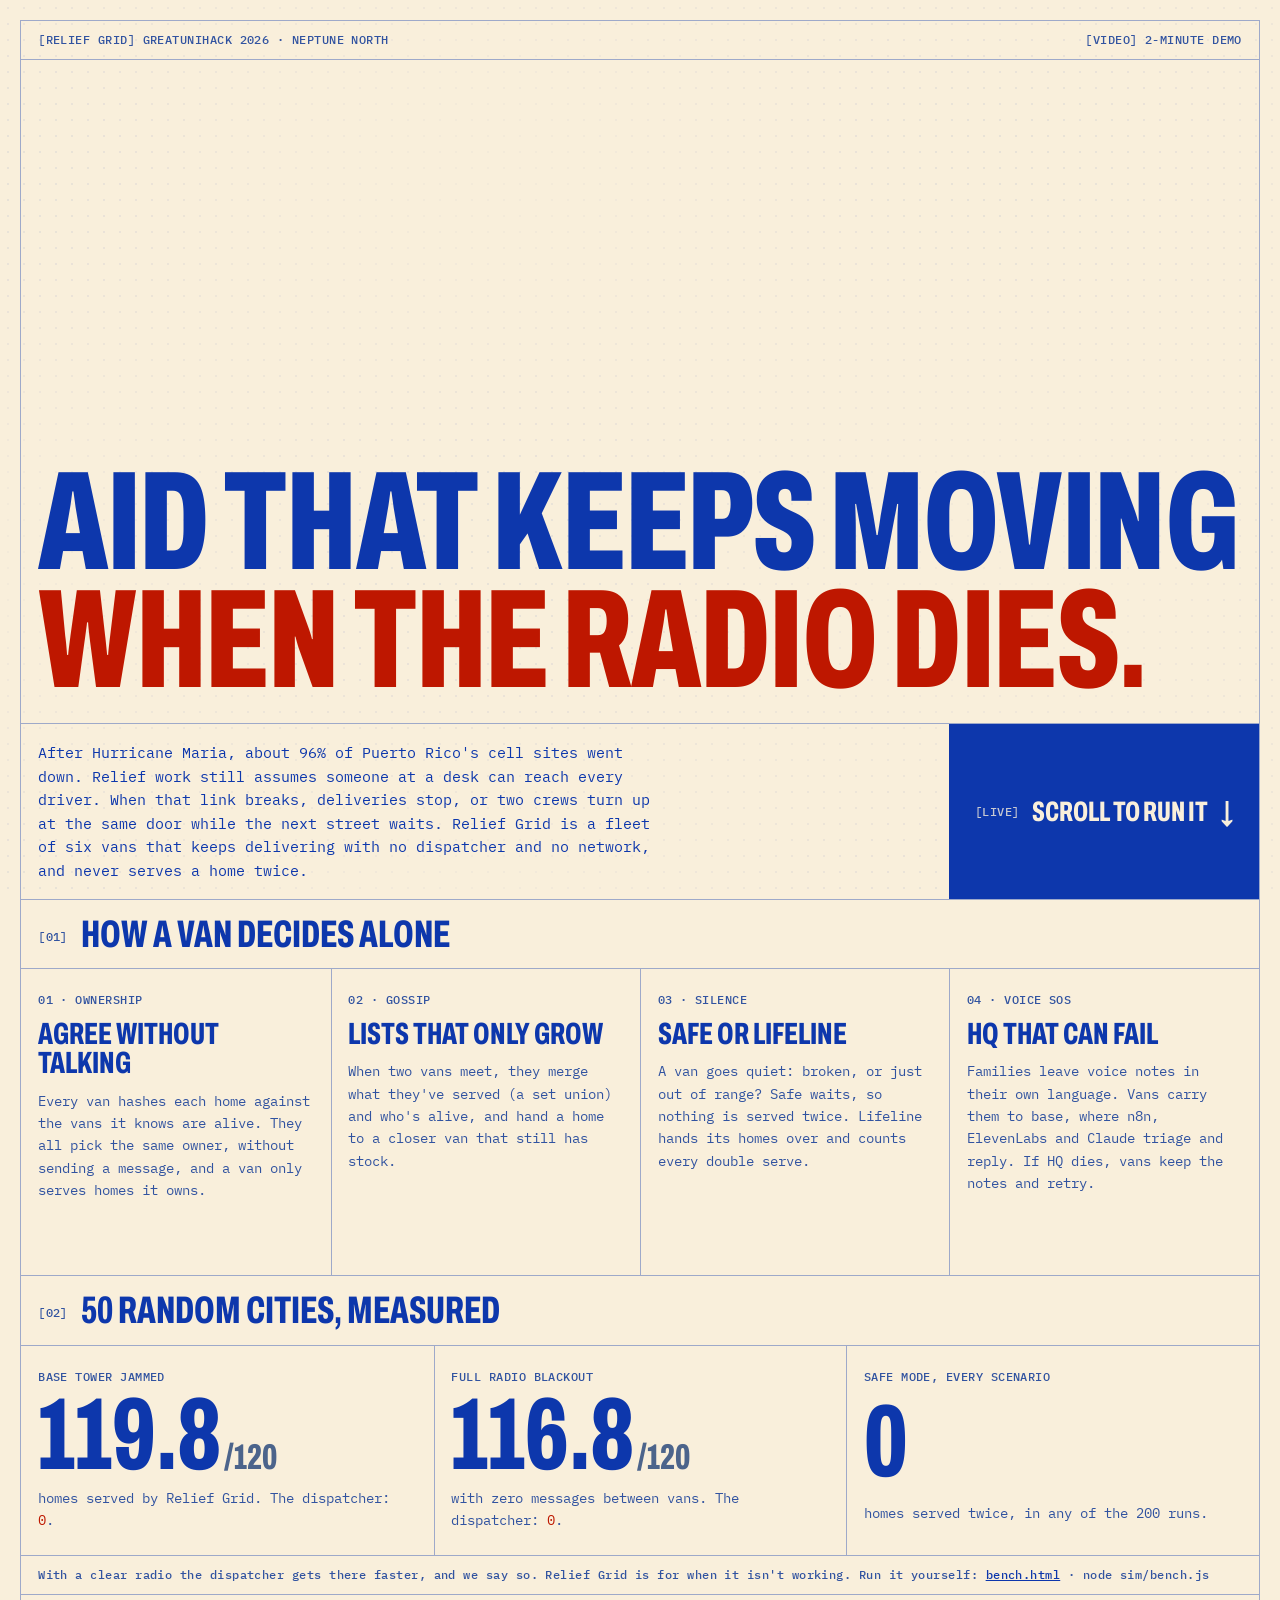
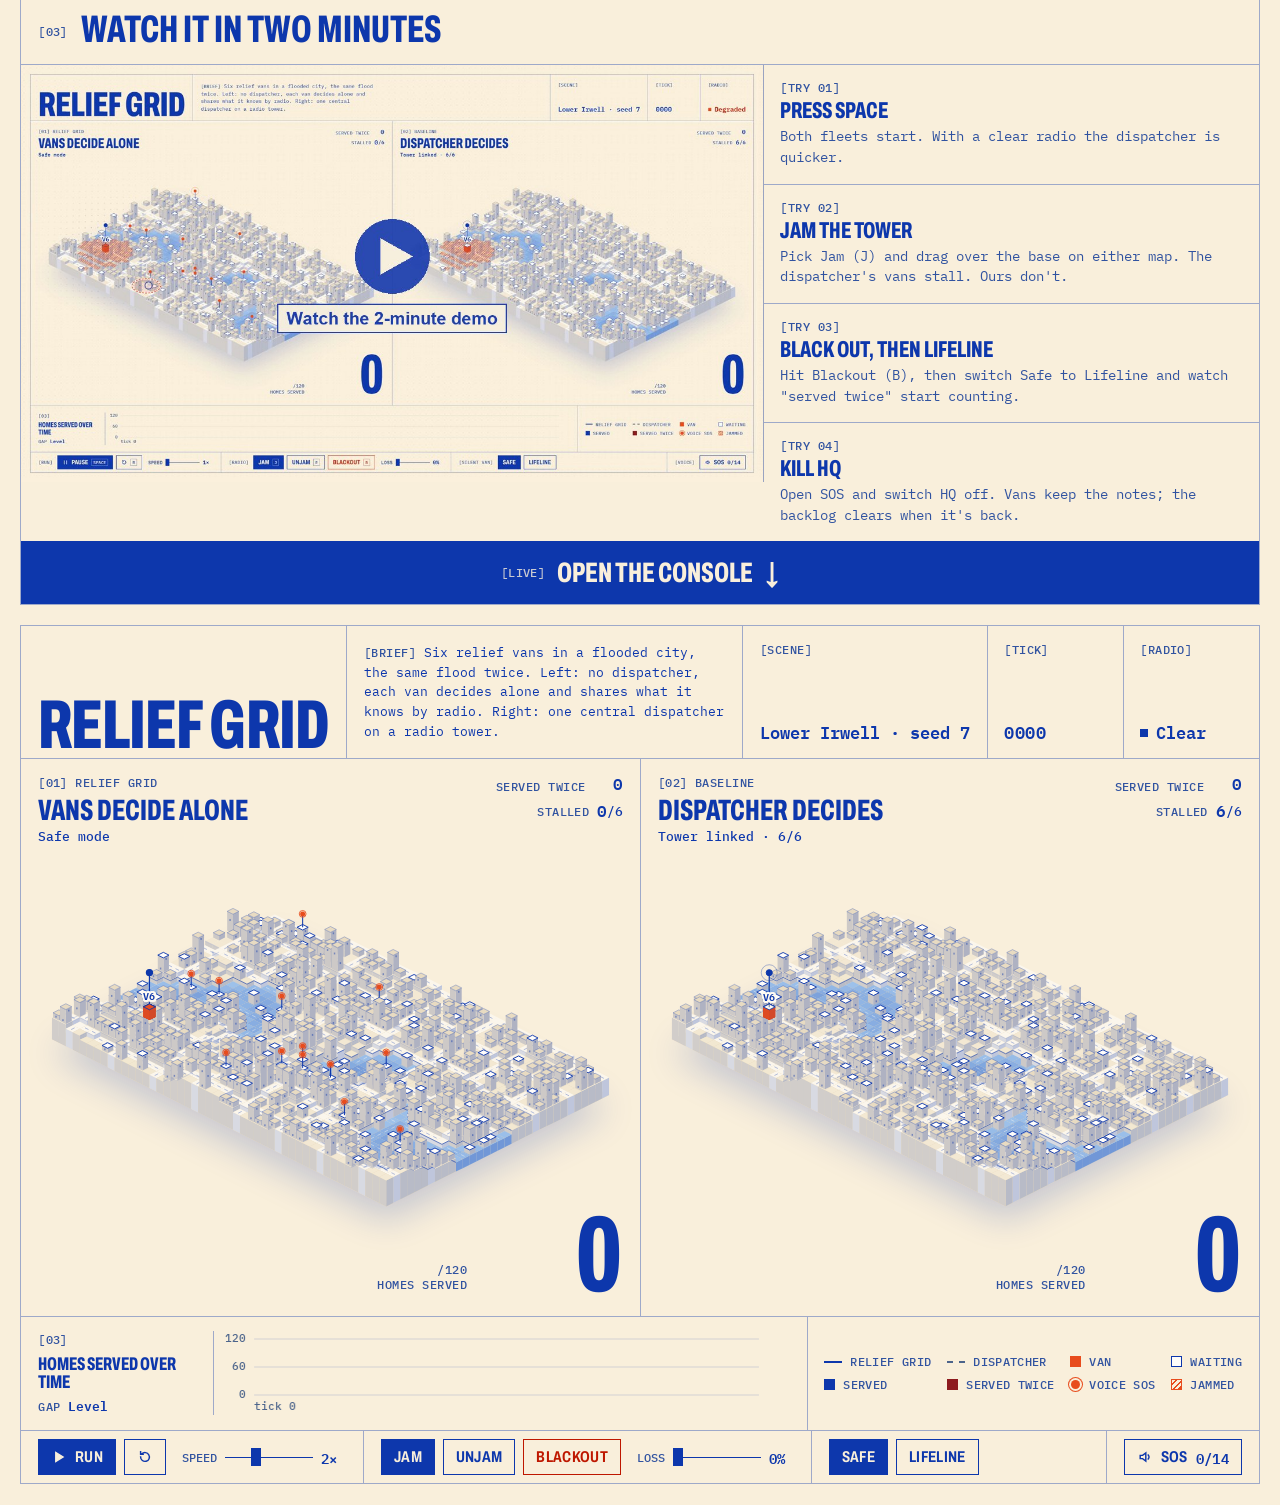
<file: sim/index.html>
<!doctype html>
<html lang="en">
<head>
<meta charset="utf-8">
<meta name="viewport" content="width=device-width, initial-scale=1">
<title>Relief Grid</title>
<link rel="preconnect" href="https://fonts.googleapis.com">
<link rel="preconnect" href="https://fonts.gstatic.com" crossorigin>
<link rel="stylesheet" href="https://fonts.googleapis.com/css2?family=Archivo:wdth,wght@62..125,400..800&family=IBM+Plex+Mono:wght@400;500;600&display=swap">
<link rel="stylesheet" href="style.css?v=4">
</head>
<body>
<svg width="0" height="0" style="position:absolute" aria-hidden="true">
  <symbol id="i-play" viewBox="0 0 20 20"><path d="M6 4.5v11l9-5.5z"/></symbol>
  <symbol id="i-pause" viewBox="0 0 20 20"><path d="M6 4.5v11M14 4.5v11"/></symbol>
  <symbol id="i-reset" viewBox="0 0 20 20"><path d="M4.5 10a5.5 5.5 0 1 0 1.6-3.9M4.5 3.5v3.2h3.2"/></symbol>
  <symbol id="i-voice" viewBox="0 0 20 20"><path d="M4 8v4h3l4 3V5L7 8zM14 7.5a3.5 3.5 0 0 1 0 5"/></symbol>
</svg>

<canvas id="bg" aria-hidden="true"></canvas>

<!-- The brief, read top to bottom before the live sheet: problem, how it works, the numbers. -->
<article class="intro" aria-label="About Relief Grid">
  <section class="hero">
    <div class="hero-top"><span class="tag">[Relief Grid] GreatUniHack 2026 · Neptune North</span><a class="tag" href="https://youtu.be/gYtxgIP4elE">[Video] 2-minute demo</a></div>
    <h1 class="hero-line">Aid that keeps moving <span class="hl">when the radio dies.</span></h1>
    <div class="hero-foot">
      <p class="lede">After Hurricane Maria, about 96% of Puerto Rico's cell sites went down. Relief work still assumes someone at a desk can reach every driver. When that link breaks, deliveries stop, or two crews turn up at the same door while the next street waits. Relief Grid is a fleet of six vans that keeps delivering with no dispatcher and no network, and never serves a home twice.</p>
      <a class="scroll-cue" href="#sim"><span class="tag">[Live]</span> Scroll to run it <span aria-hidden="true">↓</span></a>
    </div>
  </section>

  <section class="reveal how" aria-labelledby="howTitle">
    <h2 class="sec-title" id="howTitle"><span class="tag">[01]</span> How a van decides alone</h2>
    <ol class="steps">
      <li><span class="tag">01 · Ownership</span><b>Agree without talking</b><p>Every van hashes each home against the vans it knows are alive. They all pick the same owner, without sending a message, and a van only serves homes it owns.</p></li>
      <li><span class="tag">02 · Gossip</span><b>Lists that only grow</b><p>When two vans meet, they merge what they've served (a set union) and who's alive, and hand a home to a closer van that still has stock.</p></li>
      <li><span class="tag">03 · Silence</span><b>Safe or Lifeline</b><p>A van goes quiet: broken, or just out of range? Safe waits, so nothing is served twice. Lifeline hands its homes over and counts every double serve.</p></li>
      <li><span class="tag">04 · Voice SOS</span><b>HQ that can fail</b><p>Families leave voice notes in their own language. Vans carry them to base, where n8n, ElevenLabs and Claude triage and reply. If HQ dies, vans keep the notes and retry.</p></li>
    </ol>
  </section>

  <section class="reveal proof" aria-labelledby="proofTitle">
    <h2 class="sec-title" id="proofTitle"><span class="tag">[02]</span> 50 random cities, measured</h2>
    <div class="figs">
      <div><span class="tag">Base tower jammed</span><b><span data-count="119.8">119.8</span><small>/120</small></b><p>homes served by Relief Grid. The dispatcher: <span class="hl">0</span>.</p></div>
      <div><span class="tag">Full radio blackout</span><b><span data-count="116.8">116.8</span><small>/120</small></b><p>with zero messages between vans. The dispatcher: <span class="hl">0</span>.</p></div>
      <div><span class="tag">Safe mode, every scenario</span><b>0</b><p>homes served twice, in any of the 200 runs.</p></div>
    </div>
    <p class="note tag">With a clear radio the dispatcher gets there faster, and we say so. Relief Grid is for when it isn't working. Run it yourself: <a href="bench.html">bench.html</a> · <code>node sim/bench.js</code></p>
  </section>

  <section class="reveal watch" aria-labelledby="watchTitle">
    <h2 class="sec-title" id="watchTitle"><span class="tag">[03]</span> Watch it in two minutes</h2>
    <div class="watch-body">
      <div class="frame"><a class="poster" href="https://youtu.be/gYtxgIP4elE" aria-label="Watch the demo on YouTube"><img src="video-poster.jpg" alt="" loading="lazy"></a></div>
      <ol class="try">
        <li><span class="tag">[Try 01]</span><b>Press Space</b><p>Both fleets start. With a clear radio the dispatcher is quicker.</p></li>
        <li><span class="tag">[Try 02]</span><b>Jam the tower</b><p>Pick Jam (J) and drag over the base on either map. The dispatcher's vans stall. Ours don't.</p></li>
        <li><span class="tag">[Try 03]</span><b>Black out, then Lifeline</b><p>Hit Blackout (B), then switch Safe to Lifeline and watch "served twice" start counting.</p></li>
        <li><span class="tag">[Try 04]</span><b>Kill HQ</b><p>Open SOS and switch HQ off. Vans keep the notes; the backlog clears when it's back.</p></li>
      </ol>
    </div>
    <a class="scroll-cue wide" href="#sim"><span class="tag">[Live]</span> Open the console <span aria-hidden="true">↓</span></a>
  </section>
</article>

<!-- One printed sheet of hairline cells: masthead, two maps of the same flood, the trend, the controls. -->
<div class="sheet" id="sim">
  <header class="mast">
    <h1 class="mark" id="mark">Relief Grid</h1>
    <p class="brief"><span class="tag">[Brief]</span> Six relief vans in a flooded city, the same flood twice. Left: no dispatcher, each van decides alone and shares what it knows by radio. Right: one central dispatcher on a radio tower.</p>
    <dl class="meta">
      <div><dt class="tag">[Scene]</dt><dd>Lower Irwell · <span id="seedLabel">seed 7</span></dd></div>
      <div><dt class="tag">[Tick]</dt><dd><span class="flap" id="flapT" data-digits="4"></span></dd></div>
      <div><dt class="tag">[Radio]</dt><dd class="radio-state" id="radioState" data-state="ok"><span class="dot" aria-hidden="true"></span><span id="radioText">Clear</span></dd></div>
    </dl>
  </header>

  <main class="plate" aria-label="Side-by-side comparison">
    <section class="board" data-side="ours">
      <canvas id="mapOurs" aria-label="City map: our vans, each deciding alone"></canvas>
      <header class="annot tl">
        <p class="tag">[01] Relief Grid</p>
        <h2>Vans decide alone</h2>
        <p class="state" id="oursMode">Safe mode</p>
      </header>
      <p class="annot tr small-tally">
        <span class="dbl"><span class="tag">Served twice</span> <span class="flap" id="oDouble" data-digits="3" data-pad=" "></span></span>
        <span><span class="tag">Stalled</span> <span class="flap" id="oIdle" data-digits="1"></span>/6</span>
      </p>
      <p class="annot br tally"><span class="flap big" id="oServed" data-digits="3" data-pad=" "></span><span class="unit">/120<br>homes served</span></p>
    </section>

    <section class="board" data-side="dispatcher">
      <canvas id="mapDisp" aria-label="City map: dispatcher vans, waiting for orders from the base tower"></canvas>
      <header class="annot tl">
        <p class="tag">[02] Baseline</p>
        <h2>Dispatcher decides</h2>
        <p class="state" id="dispState">Tower linked</p>
      </header>
      <p class="annot tr small-tally">
        <span class="dbl"><span class="tag">Served twice</span> <span class="flap" id="dDouble" data-digits="3" data-pad=" "></span></span>
        <span><span class="tag">Stalled</span> <span class="flap" id="dIdle" data-digits="1"></span>/6</span>
      </p>
      <p class="annot br tally"><span class="flap big" id="dServed" data-digits="3" data-pad=" "></span><span class="unit">/120<br>homes served</span></p>
    </section>
  </main>

  <figure class="trend">
    <figcaption><span class="tag">[03]</span><span>Homes served over time</span><span class="gap"><span class="tag">Gap</span> <output id="gap">Level</output></span></figcaption>
    <canvas id="trend" aria-label="Line chart of homes served over time, both systems"></canvas>
    <ul class="legend" aria-label="Legend">
      <li><i class="k line-ours"></i>Relief Grid</li>
      <li><i class="k line-disp"></i>Dispatcher</li>
      <li><i class="k van"></i>Van</li>
      <li><i class="k home"></i>Waiting</li>
      <li><i class="k done"></i>Served</li>
      <li><i class="k twice"></i>Served twice</li>
      <li><i class="k lamp"></i>Voice SOS</li>
      <li><i class="k jam"></i>Jammed</li>
    </ul>
  </figure>

  <nav class="strip" aria-label="Controls">
    <div class="cell">
      <span class="tag">[Run]</span>
      <button class="key lead" id="btnPlay" aria-pressed="false"><svg><use href="#i-play"/></svg><span>Run</span><kbd>Space</kbd></button>
      <button class="key" id="btnReset" aria-label="Reset"><svg><use href="#i-reset"/></svg><kbd>R</kbd></button>
      <label class="slide" for="speed">Speed <input type="range" id="speed" min="1" max="4" step="1" value="2"><output id="speedOut">2×</output></label>
    </div>
    <div class="cell" role="radiogroup" aria-label="Brush: drag across either map">
      <span class="tag">[Radio]</span>
      <button class="key" id="toolJam" role="radio" aria-checked="true">Jam<kbd>J</kbd></button>
      <button class="key" id="toolErase" role="radio" aria-checked="false">Unjam<kbd>E</kbd></button>
      <button class="key danger" id="btnBlackout" aria-pressed="false"><span>Blackout</span><kbd>B</kbd></button>
      <label class="slide" for="loss">Loss <input type="range" id="loss" min="0" max="100" step="5" value="0"><output id="lossOut">0%</output></label>
    </div>
    <div class="cell" role="radiogroup" aria-label="When a van goes silent">
      <span class="tag">[Silent van]</span>
      <button class="key" role="radio" aria-checked="true" id="modeSafe" title="Never serve twice; a silent van's homes wait">Safe</button>
      <button class="key" role="radio" aria-checked="false" id="modeLife" title="Cover a silent van's homes; some may be served twice">Lifeline</button>
    </div>
    <div class="cell">
      <span class="tag">[Voice]</span>
      <button class="key" popovertarget="sosPanel"><svg><use href="#i-voice"/></svg>SOS <span class="count" id="sosCount">0</span></button>
    </div>
  </nav>
</div>

<section id="sosPanel" popover aria-label="Voice SOS notes">
  <div class="head-row">
    <h2><span class="tag">[Voice]</span> SOS notes</h2>
    <button class="switch" id="hqSwitch" role="switch" aria-checked="true"><span>HQ online</span></button>
  </div>
  <p class="hint">Carried van to van, then to HQ for transcription and a spoken reply.</p>
  <div class="hq" aria-label="HQ pipeline">
    <p class="tag">[HQ] n8n workflow</p>
    <ol class="pipe">
      <li><b>ElevenLabs Scribe</b><small>transcribe, any language</small></li>
      <li><b>Claude</b><small>translate, triage needs and urgency</small></li>
      <li><b>ElevenLabs voice</b><small>spoken reply in their language</small></li>
    </ol>
    <p class="hqline" id="hqLine"></p>
  </div>
  <ol class="sos" id="sosList"></ol>
</section>

<script type="module" src="ui.js?v=5"></script>
</body>
</html>
</file>
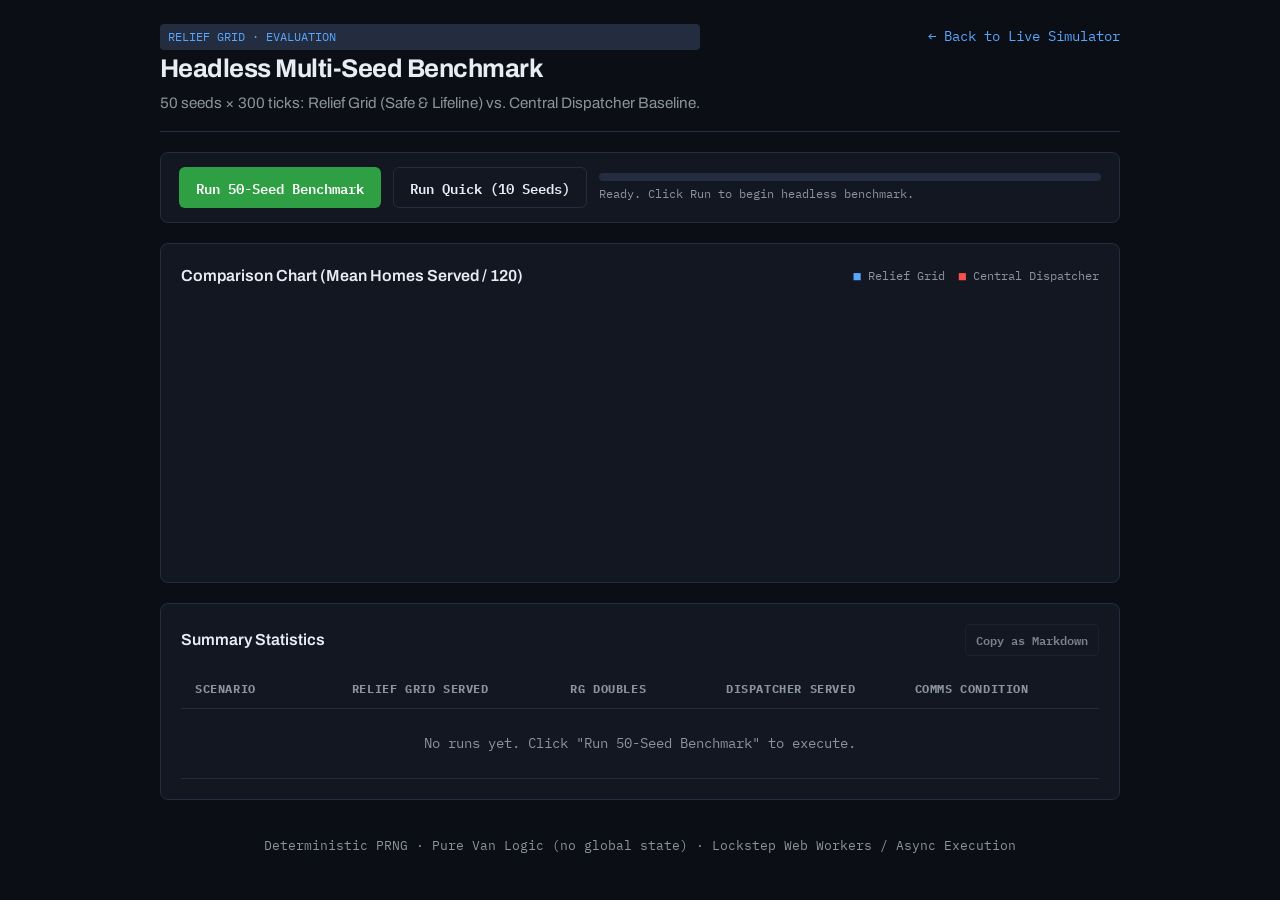
<file: sim/bench.html>
<!doctype html>
<html lang="en">
<head>
<meta charset="utf-8">
<meta name="viewport" content="width=device-width, initial-scale=1">
<title>Relief Grid · Headless 50-Seed Benchmark</title>
<link rel="preconnect" href="https://fonts.googleapis.com">
<link rel="preconnect" href="https://fonts.gstatic.com" crossorigin>
<link rel="stylesheet" href="https://fonts.googleapis.com/css2?family=Archivo:wdth,wght@62..125,400..800&family=IBM+Plex+Mono:wght@400;500;600&display=swap">
<style>
  :root {
    --bg: #0b0e14;
    --card: #121722;
    --border: #232d3f;
    --text: #e6edf3;
    --muted: #8b949e;
    --accent: #2ea043;
    --ours: #58a6ff;
    --disp: #f85149;
    --jam: #d29922;
    --font-mono: 'IBM Plex Mono', monospace;
    --font-sans: 'Archivo', sans-serif;
  }

  * { box-sizing: border-box; margin: 0; padding: 0; }
  body {
    background: var(--bg);
    color: var(--text);
    font-family: var(--font-sans);
    line-height: 1.5;
    padding: 24px;
    display: flex;
    justify-content: center;
  }

  .container {
    width: 100%;
    max-width: 960px;
    display: flex;
    flex-direction: column;
    gap: 20px;
  }

  header {
    border-bottom: 1px solid var(--border);
    padding-bottom: 16px;
    display: flex;
    justify-content: space-between;
    align-items: flex-start;
    flex-wrap: wrap;
    gap: 12px;
  }

  h1 { font-size: 1.6rem; font-weight: 700; letter-spacing: -0.02em; }
  .tagline { color: var(--muted); font-size: 0.95rem; margin-top: 4px; }
  .badge {
    font-family: var(--font-mono);
    font-size: 0.75rem;
    background: var(--border);
    color: var(--ours);
    padding: 4px 8px;
    border-radius: 4px;
    text-transform: uppercase;
  }

  .controls {
    display: flex;
    gap: 12px;
    align-items: center;
    flex-wrap: wrap;
    background: var(--card);
    border: 1px solid var(--border);
    border-radius: 8px;
    padding: 14px 18px;
  }

  button {
    font-family: var(--font-mono);
    font-size: 0.85rem;
    font-weight: 600;
    padding: 8px 16px;
    border-radius: 6px;
    cursor: pointer;
    border: 1px solid transparent;
    transition: all 0.15s ease;
  }

  button.primary {
    background: var(--accent);
    color: #fff;
  }
  button.primary:hover:not(:disabled) { filter: brightness(1.15); }
  button.secondary {
    background: transparent;
    border-color: var(--border);
    color: var(--text);
  }
  button.secondary:hover:not(:disabled) { background: #1c2433; }
  button:disabled { opacity: 0.5; cursor: not-allowed; }

  .progress-wrap {
    flex: 1;
    min-width: 200px;
    display: flex;
    flex-direction: column;
    gap: 4px;
  }
  .progress-bar {
    width: 100%;
    height: 8px;
    background: var(--border);
    border-radius: 4px;
    overflow: hidden;
  }
  .progress-fill {
    height: 100%;
    width: 0%;
    background: var(--ours);
    transition: width 0.15s ease;
  }
  .progress-label {
    font-family: var(--font-mono);
    font-size: 0.75rem;
    color: var(--muted);
  }

  .card {
    background: var(--card);
    border: 1px solid var(--border);
    border-radius: 8px;
    padding: 20px;
  }

  .card-header {
    display: flex;
    justify-content: space-between;
    align-items: center;
    margin-bottom: 14px;
  }
  .card-title {
    font-size: 1rem;
    font-weight: 600;
  }

  /* Table styles */
  table {
    width: 100%;
    border-collapse: collapse;
    font-size: 0.88rem;
    font-family: var(--font-mono);
  }
  th, td {
    padding: 10px 14px;
    text-align: left;
    border-bottom: 1px solid var(--border);
  }
  th {
    color: var(--muted);
    font-size: 0.75rem;
    text-transform: uppercase;
    letter-spacing: 0.05em;
  }
  td.center, th.center { text-align: center; }
  td.bold { font-weight: 600; color: #fff; }
  td.highlight { color: var(--ours); font-weight: 600; }
  td.danger { color: var(--disp); font-weight: 600; }

  /* Chart */
  canvas#benchChart {
    width: 100%;
    height: 260px;
    display: block;
  }

  .copy-btn {
    font-size: 0.75rem;
    padding: 5px 10px;
  }

  footer {
    font-size: 0.8rem;
    color: var(--muted);
    text-align: center;
    padding: 16px 0;
    font-family: var(--font-mono);
  }
</style>
</head>
<body>
<div class="container">
  <header>
    <div>
      <div class="badge">Relief Grid · Evaluation</div>
      <h1>Headless Multi-Seed Benchmark</h1>
      <p class="tagline">50 seeds × 300 ticks: Relief Grid (Safe & Lifeline) vs. Central Dispatcher Baseline.</p>
    </div>
    <div>
      <a href="index.html" style="color: var(--ours); text-decoration: none; font-family: var(--font-mono); font-size: 0.85rem;">← Back to Live Simulator</a>
    </div>
  </header>

  <div class="controls">
    <button id="btnRun50" class="primary">Run 50-Seed Benchmark</button>
    <button id="btnRun10" class="secondary">Run Quick (10 Seeds)</button>
    <div class="progress-wrap">
      <div class="progress-bar">
        <div id="progressFill" class="progress-fill"></div>
      </div>
      <div id="progressText" class="progress-label">Ready. Click Run to begin headless benchmark.</div>
    </div>
  </div>

  <div class="card">
    <div class="card-header">
      <h2 class="card-title">Comparison Chart (Mean Homes Served / 120)</h2>
      <div style="font-family: var(--font-mono); font-size: 0.75rem; color: var(--muted); display: flex; gap: 14px;">
        <span><span style="color: var(--ours)">■</span> Relief Grid</span>
        <span><span style="color: var(--disp)">■</span> Central Dispatcher</span>
      </div>
    </div>
    <canvas id="benchChart" width="900" height="260"></canvas>
  </div>

  <div class="card">
    <div class="card-header">
      <h2 class="card-title">Summary Statistics</h2>
      <button id="btnCopyMd" class="secondary copy-btn" disabled>Copy as Markdown</button>
    </div>
    <div style="overflow-x: auto;">
      <table id="resultsTable">
        <thead>
          <tr>
            <th>Scenario</th>
            <th class="center">Relief Grid Served</th>
            <th class="center">RG Doubles</th>
            <th class="center">Dispatcher Served</th>
            <th>Comms Condition</th>
          </tr>
        </thead>
        <tbody id="tableBody">
          <tr>
            <td colspan="5" style="text-align: center; color: var(--muted); padding: 24px;">No runs yet. Click "Run 50-Seed Benchmark" to execute.</td>
          </tr>
        </tbody>
      </table>
    </div>
  </div>

  <footer>
    Deterministic PRNG · Pure Van Logic (no global state) · Lockstep Web Workers / Async Execution
  </footer>
</div>

<script type="module">
import { runBenchmark, formatMarkdownTable, BENCH_SCENARIOS } from './bench.js';

const btn50 = document.getElementById('btnRun50');
const btn10 = document.getElementById('btnRun10');
const btnCopy = document.getElementById('btnCopyMd');
const progressFill = document.getElementById('progressFill');
const progressText = document.getElementById('progressText');
const tableBody = document.getElementById('tableBody');
const canvas = document.getElementById('benchChart');
const ctx = canvas.getContext('2d');

let lastResults = null;

function renderChart(results) {
  const w = canvas.width;
  const h = canvas.height;
  ctx.clearRect(0, 0, w, h);

  const paddingLeft = 140;
  const paddingRight = 40;
  const paddingTop = 20;
  const paddingBottom = 40;
  const chartW = w - paddingLeft - paddingRight;
  const chartH = h - paddingTop - paddingBottom;

  const n = results.length;
  const groupHeight = chartH / n;
  const barHeight = 12;

  // Grid lines
  ctx.strokeStyle = '#232d3f';
  ctx.lineWidth = 1;
  ctx.font = '11px "IBM Plex Mono", monospace';
  ctx.fillStyle = '#8b949e';
  ctx.textAlign = 'center';

  for (let val = 0; val <= 120; val += 30) {
    const x = paddingLeft + (val / 120) * chartW;
    ctx.beginPath();
    ctx.moveTo(x, paddingTop);
    ctx.lineTo(x, h - paddingBottom);
    ctx.stroke();
    ctx.fillText(String(val), x, h - paddingBottom + 16);
  }

  results.forEach((r, idx) => {
    const yCenter = paddingTop + idx * groupHeight + groupHeight / 2;

    // Label
    ctx.textAlign = 'right';
    ctx.fillStyle = '#e6edf3';
    ctx.font = '12px "Archivo", sans-serif';
    ctx.fillText(r.scenario.name, paddingLeft - 14, yCenter + 4);

    // Relief Grid bar
    const oVal = r.ours.servedMean;
    const oW = (oVal / 120) * chartW;
    const yOurs = yCenter - barHeight - 2;
    ctx.fillStyle = '#58a6ff';
    ctx.fillRect(paddingLeft, yOurs, Math.max(2, oW), barHeight);

    // Dispatcher bar
    const dVal = r.dispatcher.servedMean;
    const dW = (dVal / 120) * chartW;
    const yDisp = yCenter + 2;
    ctx.fillStyle = dVal > 0 ? '#f85149' : '#484f58';
    ctx.fillRect(paddingLeft, yDisp, Math.max(2, dW), barHeight);

    // Value annotations
    ctx.textAlign = 'left';
    ctx.font = '10px "IBM Plex Mono", monospace';
    ctx.fillStyle = '#58a6ff';
    ctx.fillText(`${oVal.toFixed(1)}`, paddingLeft + oW + 6, yOurs + barHeight - 2);
    ctx.fillStyle = dVal > 0 ? '#f85149' : '#8b949e';
    ctx.fillText(`${dVal.toFixed(1)}`, paddingLeft + dW + 6, yDisp + barHeight - 2);
  });
}

function updateTable(results) {
  tableBody.innerHTML = '';
  for (const r of results) {
    const tr = document.createElement('tr');

    const oStr = `${r.ours.servedMean.toFixed(1)} / 120 (${r.ours.servedMin}–${r.ours.servedMax})`;
    const dStr = `${r.dispatcher.servedMean.toFixed(1)} / 120 (${r.dispatcher.servedMin}–${r.dispatcher.servedMax})`;
    const oDbl = r.ours.totalDoubles > 0
      ? `${r.ours.totalDoubles} total (${r.ours.doublesMean.toFixed(1)}/run)`
      : '<span style="color: #2ea043">0</span>';

    tr.innerHTML = `
      <td class="bold">${r.scenario.name}</td>
      <td class="center highlight">${oStr}</td>
      <td class="center">${oDbl}</td>
      <td class="center ${r.dispatcher.servedMean === 0 ? 'danger' : ''}">${dStr}</td>
      <td style="color: var(--muted); font-size: 0.8rem;">${r.scenario.notes}</td>
    `;
    tableBody.appendChild(tr);
  }
}

async function startBenchmark(seeds) {
  btn50.disabled = true;
  btn10.disabled = true;
  btnCopy.disabled = true;

  progressFill.style.width = '0%';
  progressText.textContent = `Running ${seeds}-seed benchmark across ${BENCH_SCENARIOS.length} scenarios...`;

  try {
    const results = await runBenchmark({
      seedCount: seeds,
      onProgress: ({ scenario, seed, completedSteps, totalSteps, percent }) => {
        progressFill.style.width = `${percent}%`;
        progressText.textContent = `[${percent}%] ${scenario} (Seed ${seed}/${seeds})...`;
      },
    });

    lastResults = results;
    updateTable(results);
    renderChart(results);

    progressText.textContent = `Completed ${seeds} seeds in all scenarios! Ready to copy.`;
    btnCopy.disabled = false;
  } catch (err) {
    console.error(err);
    progressText.textContent = `Error: ${err.message}`;
  } finally {
    btn50.disabled = false;
    btn10.disabled = false;
  }
}

btn50.addEventListener('click', () => startBenchmark(50));
btn10.addEventListener('click', () => startBenchmark(10));

btnCopy.addEventListener('click', () => {
  if (!lastResults) return;
  const md = formatMarkdownTable(lastResults);
  navigator.clipboard.writeText(md).then(() => {
    const orig = btnCopy.textContent;
    btnCopy.textContent = 'Copied to Clipboard!';
    setTimeout(() => { btnCopy.textContent = orig; }, 2000);
  });
});
</script>
</body>
</html>
</file>
<file: sim/style.css>
/* Relief Grid · the ops sheet
   Macrostructure: one printed sheet of hairline cells on cream paper. Cobalt ink for everything that is
   structure or data, one vermilion signal for what needs eyes now (vans, jamming, a voice SOS).
   Condensed Archivo for display, Plex Mono for labels and figures. Square corners, no shadows, no cards. */
:root {
  --paper:     oklch(95.5% 0.028 85);
  --paper-2:   oklch(92.5% 0.034 84);
  --paper-3:   oklch(98.5% 0.012 85);
  --ink:       oklch(40% 0.19 264);
  --ink-2:     oklch(46% 0.13 264);
  --ink-3:     oklch(50% 0.07 260);
  --rule:      oklch(40% 0.19 264 / 0.38);
  --rule-2:    oklch(40% 0.19 264 / 0.16);
  --signal:    oklch(63% 0.2 36);
  --signal-lo: oklch(50% 0.19 32);
  --signal-tx: oklch(51% 0.2 32);
  --twice:     oklch(42% 0.15 25);

  /* Map */
  --land:      oklch(93% 0.032 84);
  --road:      oklch(97.5% 0.014 85);
  --water:     oklch(80% 0.07 252);
  --bldg:      oklch(91% 0.03 84);
  --bldg-top:  oklch(89.5% 0.036 83);
  --roof:      oklch(99.5% 0.005 85);
  --slab:      oklch(88% 0.04 82);
  --shade:     oklch(40% 0.19 264 / 0.22);
  --focus:     oklch(63% 0.2 36);

  --font-display: "Archivo", "Arial Narrow", system-ui, sans-serif;
  --font-data: "IBM Plex Mono", ui-monospace, Consolas, monospace;

  --space-1: 4px; --space-2: 8px; --space-3: 12px; --space-4: 16px; --space-5: 24px; --space-6: 32px;
  --gutter: clamp(12px, 1.6vw, 24px);
  --cell: clamp(12px, 1.3vw, 20px);
  --ease-out: cubic-bezier(0.16, 1, 0.3, 1);
  color-scheme: light;
}

* { box-sizing: border-box; }
html, body { height: 100%; overflow-x: clip; }
body {
  margin: 0;
  background: var(--paper);
  color: var(--ink);
  font: 450 15px/1.45 var(--font-display);
  font-variant-numeric: tabular-nums;
  -webkit-font-smoothing: antialiased;
}
::selection { background: var(--ink); color: var(--paper); }
:focus-visible { outline: 2px solid var(--focus); outline-offset: 2px; }
* { scrollbar-color: var(--rule) transparent; scrollbar-width: thin; }
h1, h2, h3, p, dl, dd { margin: 0; }
h1, h2, h3 { font-style: normal; text-wrap: balance; }
#bg { position: fixed; inset: 0; width: 100%; height: 100%; z-index: -1; pointer-events: none; }

/* Bracketed mono labels: the sheet's index marks. */
.tag { font: 500 0.72rem/1.2 var(--font-data); letter-spacing: 0.04em; text-transform: uppercase; color: var(--ink-2); }

/* ── The intro: read before the live sheet ─ */
html { scroll-behavior: smooth; }
.intro { padding: var(--gutter) var(--gutter) 0; }
.intro > section { border: 1px solid var(--rule); }
.intro > section + section { border-top: 0; }
.hl { color: var(--signal-tx); }
.hero { min-height: calc(100dvh - var(--gutter)); display: grid; grid-template-rows: auto 1fr auto; }
.hero-top { display: flex; justify-content: space-between; gap: var(--space-4); padding: var(--space-3) var(--cell); border-bottom: 1px solid var(--rule); }
.hero-top a { color: var(--ink-2); text-decoration: none; }
.hero-top a:hover { color: var(--signal-tx); }
.hero-line {
  align-self: end; padding: 0 var(--cell) var(--space-5);
  font: 800 clamp(3.6rem, 11vw, 12rem)/0.84 var(--font-display); font-stretch: 62%;
  text-transform: uppercase; letter-spacing: -0.01em; overflow-wrap: anywhere; min-width: 0;
  animation: rise 900ms var(--ease-out) both;
}
.hero-line .hl { display: block; }
.hero-foot { display: grid; grid-template-columns: minmax(0, 1fr) auto; align-items: end; border-top: 1px solid var(--rule); }
.lede { padding: var(--cell); font: 400 clamp(0.95rem, 1.1vw, 1.12rem)/1.55 var(--font-data); max-width: 72ch; }
.scroll-cue {
  display: flex; align-items: center; gap: var(--space-3); align-self: stretch; padding: var(--cell) calc(var(--cell) * 1.5);
  border-left: 1px solid var(--rule); color: var(--paper); background: var(--ink); text-decoration: none;
  font: 750 clamp(1.4rem, 2.2vw, 2.2rem)/1 var(--font-display); font-stretch: 62%; text-transform: uppercase; white-space: nowrap;
}
.scroll-cue .tag { color: var(--paper); opacity: 0.8; }
.scroll-cue:hover { background: var(--signal-lo); }
.scroll-cue span[aria-hidden] { animation: nudge 1.6s var(--ease-out) infinite; }
@keyframes nudge { 50% { transform: translateY(5px); } }
.sec-title {
  padding: var(--space-4) var(--cell); border-bottom: 1px solid var(--rule);
  font: 750 clamp(1.6rem, 3vw, 3rem)/0.95 var(--font-display); font-stretch: 62%; text-transform: uppercase;
}
.sec-title .tag { vertical-align: middle; margin-right: var(--space-2); }
.steps { list-style: none; margin: 0; padding: 0; display: grid; grid-template-columns: repeat(4, minmax(0, 1fr)); }
.steps li { padding: var(--space-5) var(--cell) var(--space-6); border-left: 1px solid var(--rule); display: grid; gap: var(--space-3); align-content: start; min-height: 34vh; }
.steps li:first-child { border-left: 0; }
.steps b { font: 750 clamp(1.5rem, 2.4vw, 2.4rem)/0.95 var(--font-display); font-stretch: 62%; text-transform: uppercase; }
.steps p, .figs p { font: 400 0.9rem/1.55 var(--font-data); color: var(--ink-2); max-width: 46ch; }
.figs { display: grid; grid-template-columns: repeat(3, minmax(0, 1fr)); }
.figs > div { padding: var(--space-5) var(--cell); border-left: 1px solid var(--rule); display: grid; gap: var(--space-2); }
.figs > div:first-child { border-left: 0; }
.figs b { font: 800 clamp(4rem, 8vw, 8.5rem)/0.85 var(--font-display); font-stretch: 62%; }
.figs small { font-size: 0.35em; color: var(--ink-3); margin-left: 0.1em; }
.note { display: block; padding: var(--space-3) var(--cell); border-top: 1px solid var(--rule); text-transform: none; }
.note a { color: var(--ink); }
.note code { font: inherit; }
.sheet { scroll-margin-top: 0; }
.watch-body { display: grid; grid-template-columns: minmax(0, 1.5fr) minmax(0, 1fr); }
.frame { aspect-ratio: 16 / 9; border-right: 1px solid var(--rule); background: var(--paper-2); }
.frame { position: relative; }
.frame iframe { position: relative; width: 100%; height: 100%; border: 0; display: block; }
.poster, .poster img { position: absolute; inset: 0; width: 100%; height: 100%; object-fit: cover; display: block; }
.try { list-style: none; margin: 0; padding: 0; display: grid; grid-auto-rows: 1fr; }
.try li { padding: var(--space-4) var(--cell); display: grid; gap: var(--space-1); align-content: center; }
.try li + li { border-top: 1px solid var(--rule); }
.try b { font: 750 clamp(1.3rem, 1.8vw, 1.9rem)/1 var(--font-display); font-stretch: 62%; text-transform: uppercase; }
.try p { font: 400 0.86rem/1.5 var(--font-data); color: var(--ink-2); }
.scroll-cue.wide { justify-content: center; border-left: 0; border-top: 1px solid var(--rule); }
/* Sections rise in as they scroll into view (ui.js adds .in). */
.reveal .steps li, .reveal .figs > div, .reveal .try li, .reveal .frame { opacity: 0; transform: translateY(18px);
  transition: opacity .7s var(--ease-out), transform .7s var(--ease-out); transition-delay: calc(var(--n, 0) * 90ms); }
.reveal.in .steps li, .reveal.in .figs > div, .reveal.in .try li, .reveal.in .frame { opacity: 1; transform: none; }
@media (max-width: 980px) {
  .watch-body { grid-template-columns: minmax(0, 1fr); }
  .frame { border-right: 0; border-bottom: 1px solid var(--rule); }
}
@media (prefers-reduced-motion: reduce) {
  .reveal .steps li, .reveal .figs > div, .reveal .try li, .reveal .frame { opacity: 1; transform: none; transition: none; }
}
@media (max-width: 980px) {
  .steps { grid-template-columns: repeat(2, minmax(0, 1fr)); }
  .steps li:nth-child(3) { border-left: 0; }
  .steps li:nth-child(n+3) { border-top: 1px solid var(--rule); }
  .steps li { min-height: 0; }
  .figs { grid-template-columns: minmax(0, 1fr); }
  .figs > div { border-left: 0; }
  .figs > div + div { border-top: 1px solid var(--rule); }
  .hero-foot { grid-template-columns: minmax(0, 1fr); }
  .scroll-cue { border-left: 0; border-top: 1px solid var(--rule); }
}
@media (max-width: 520px) {
  .steps { grid-template-columns: minmax(0, 1fr); }
  .steps li { border-left: 0; }
  .steps li + li { border-top: 1px solid var(--rule); }
  .hero-top { flex-direction: column; }
}
@media (prefers-reduced-motion: reduce) {
  html { scroll-behavior: auto; }
  .hero-line, .scroll-cue span[aria-hidden] { animation: none; }
}

/* ── The sheet ───────────────────────────── */
.sheet {
  height: 100%; padding: var(--gutter);
  display: grid; grid-template-rows: auto minmax(0, 1fr) auto auto;
}
.sheet > * { border: 1px solid var(--rule); min-width: 0; }
.sheet > * + * { border-top: 0; }

/* Masthead: the wordmark, the brief, three index cells. */
.mast { display: grid; grid-template-columns: auto minmax(0, 1fr) auto; align-items: stretch; }
.mark {
  padding: var(--space-2) var(--cell) var(--space-1);
  font: 800 clamp(2.8rem, 5.4vw, 5.6rem)/0.84 var(--font-display); font-stretch: 62%;
  text-transform: uppercase; letter-spacing: -0.01em; white-space: nowrap;
  overflow: clip; align-self: end;
}
.mark span { display: inline-block; animation: rise 760ms var(--ease-out) both; animation-delay: calc(var(--i) * 42ms); }
@keyframes rise { from { transform: translateY(70%); opacity: 0; } }
.brief {
  padding: var(--cell); border-left: 1px solid var(--rule);
  font: 400 0.82rem/1.5 var(--font-data); color: var(--ink); max-width: 64ch; align-self: end;
}
.meta { display: grid; grid-template-columns: repeat(3, auto); }
.meta > div {
  display: flex; flex-direction: column; justify-content: space-between; gap: var(--space-3);
  padding: var(--cell); border-left: 1px solid var(--rule); min-width: 8.5rem;
}
.meta dd { font: 600 1.05rem/1 var(--font-data); white-space: nowrap; }
.radio-state { display: inline-flex; align-items: center; gap: var(--space-2); }
.radio-state .dot { width: 8px; height: 8px; background: var(--ink); }
.radio-state[data-state="jam"] { color: var(--signal-tx); }
.radio-state[data-state="jam"] .dot { background: var(--signal); }
.radio-state[data-state="dead"] { color: var(--signal-tx); }
.radio-state[data-state="dead"] .dot { background: var(--twice); }

/* ── The plate: two maps of the same flood ── */
.plate { display: grid; grid-template-columns: repeat(2, minmax(0, 1fr)); min-height: 0; }
.board { position: relative; min-height: 0; min-width: 0; }
.board + .board { border-left: 1px solid var(--rule); }
.board canvas { position: absolute; inset: 0; width: 100%; height: 100%; display: block; cursor: crosshair; touch-action: none; }

/* Annotations are printed on the plate; they never catch the pointer meant for the brush. */
.annot { position: absolute; pointer-events: none; }
.annot.tl { top: var(--cell); left: var(--cell); }
.annot.tr { top: var(--cell); right: var(--cell); }
.annot.br { bottom: var(--cell); right: var(--cell); }

.annot h2 {
  margin: var(--space-2) 0 var(--space-1);
  font: 750 clamp(1.5rem, 2.3vw, 2.3rem)/0.92 var(--font-display); font-stretch: 62%;
  text-transform: uppercase;
}
.annot .state { font: 500 0.82rem var(--font-data); color: var(--ink); }
.annot .state.bad { color: var(--signal-tx); }

.small-tally { display: flex; flex-direction: column; align-items: flex-end; gap: var(--space-2); font: 500 0.82rem var(--font-data); }
.small-tally .flap { font-size: 1rem; }
.dbl.hot, .dbl.hot .tag { color: var(--signal-tx); }

.tally { display: flex; align-items: flex-end; gap: var(--space-2); }
.tally .unit { order: -1; padding-bottom: 0.55em; text-align: right; font: 500 0.72rem/1.35 var(--font-data); text-transform: uppercase; letter-spacing: 0.04em; color: var(--ink-2); }

/* ── Numerals ────────────────────────────── */
/* Small: mono figures. Big: condensed figures that turn on a hinge as they change. */
.flap { display: inline-flex; font: 600 1.05rem/1 var(--font-data); perspective: 5em; vertical-align: -0.06em; }
.flap b { display: inline-block; min-width: 0.62em; text-align: center; font-weight: inherit; transform-origin: 50% 55%; }
.flap.big { font: 800 clamp(4rem, 8.4vw, 9rem)/0.8 var(--font-display); font-stretch: 62%; letter-spacing: -0.01em; }
.flap.big b { min-width: 0.46em; }
.flap b.turn { animation: flip 320ms var(--ease-out); }
@keyframes flip {
  0%   { transform: rotateX(85deg); opacity: 0.3; }
  100% { transform: rotateX(0); opacity: 1; }
}

/* ── Trend row: caption cell, chart, legend cell ── */
.trend { margin: 0; display: grid; grid-template-columns: 12rem minmax(0, 1fr) auto; align-items: stretch; }
.trend figcaption {
  padding: var(--cell); display: flex; flex-direction: column; justify-content: space-between; gap: var(--space-2);
  font: 750 1.15rem/1 var(--font-display); font-stretch: 62%; text-transform: uppercase;
}
.trend .gap { font: 600 0.82rem/1 var(--font-data); text-transform: none; white-space: nowrap; }
.trend canvas { display: block; width: 100%; height: 84px; min-width: 0; align-self: center; border-left: 1px solid var(--rule); }
.legend {
  list-style: none; margin: 0; padding: var(--space-3) var(--cell);
  display: grid; grid-template-columns: repeat(4, auto); align-content: center; gap: var(--space-2) var(--space-4);
  border-left: 1px solid var(--rule); font: 500 0.72rem var(--font-data); text-transform: uppercase; letter-spacing: 0.03em; color: var(--ink-2);
}
.legend li { display: flex; align-items: center; gap: var(--space-2); white-space: nowrap; }
.k { width: 11px; height: 11px; flex: none; display: inline-block; }
.k.van { background: var(--signal); }
.k.home { background: var(--roof); box-shadow: inset 0 0 0 1px var(--ink); }
.k.done { background: var(--ink); }
.k.twice { background: var(--twice); }
.k.lamp { width: 9px; height: 9px; margin: 1px; border-radius: 50%; background: var(--signal); box-shadow: 0 0 0 2px var(--paper), 0 0 0 3px var(--signal); }
.k.jam { background: repeating-linear-gradient(135deg, var(--signal) 0 1.5px, transparent 1.5px 4px); box-shadow: inset 0 0 0 1px var(--signal); }
.k.line-ours, .k.line-disp { width: 18px; height: 0; }
.k.line-ours { border-top: 2px solid var(--ink); }
.k.line-disp { border-top: 2px dashed var(--ink-3); }

/* ── Control strip: a row of cells, boxed keys ── */
.strip { display: flex; flex-wrap: wrap; }
.cell { display: flex; align-items: center; gap: var(--space-2); padding: var(--space-2) var(--cell); }
.cell + .cell { border-left: 1px solid var(--rule); }
.cell:last-child { margin-left: auto; border-left: 1px solid var(--rule); }
.cell > .tag { margin-right: var(--space-1); }
@media (max-width: 1500px) { .key kbd, .cell > .tag { display: none; } }
.key {
  display: inline-flex; align-items: center; gap: var(--space-2);
  min-height: 36px; padding: 0 var(--space-3);
  font: 650 0.98rem/1 var(--font-display); font-stretch: 75%; text-transform: uppercase; letter-spacing: 0.02em;
  color: var(--ink); white-space: nowrap;
  background: transparent; border: 1px solid var(--ink); border-radius: 0; cursor: pointer;
  transition: color 120ms var(--ease-out), background-color 120ms var(--ease-out);
}
.key svg { width: 16px; height: 16px; fill: none; stroke: currentColor; stroke-width: 1.8; stroke-linecap: square; stroke-linejoin: miter; }
.key:hover { background: var(--paper-2); }
.key:active { transform: translateY(1px); }
.key[aria-checked="true"], .key[aria-pressed="true"], .key.lead { color: var(--paper); background: var(--ink); }
.key.lead svg { fill: currentColor; }
.key.lead:hover, .key[aria-checked="true"]:hover { background: var(--ink-2); }
.key.danger { color: var(--signal-tx); border-color: var(--signal-tx); }
.key.danger[aria-pressed="true"] { color: var(--paper); background: var(--signal-lo); border-color: var(--signal-lo); }
kbd { font: 500 0.66rem/1 var(--font-data); padding: 3px 4px; border: 1px solid color-mix(in oklch, currentColor 45%, transparent); }
.count { font: 600 0.86rem var(--font-data); }

.slide { display: inline-flex; align-items: center; gap: var(--space-2); padding-left: var(--space-2); font: 500 0.78rem var(--font-data); text-transform: uppercase; color: var(--ink-2); }
.slide output { font: 600 0.86rem var(--font-data); color: var(--ink); min-width: 3.2ch; }
input[type="range"] { -webkit-appearance: none; appearance: none; width: 88px; height: 28px; margin: 0; background: transparent; cursor: pointer; }
input[type="range"]::-webkit-slider-runnable-track { height: 1px; background: var(--ink); }
input[type="range"]::-moz-range-track { height: 1px; background: var(--ink); }
input[type="range"]::-webkit-slider-thumb { -webkit-appearance: none; width: 10px; height: 18px; margin-top: -9px; background: var(--ink); border: 0; }
input[type="range"]::-moz-range-thumb { width: 10px; height: 18px; background: var(--ink); border: 0; border-radius: 0; }

/* ── Voice SOS: a native popover, another cell of the sheet ── */
#sosPanel {
  inset: auto var(--gutter) 72px auto; margin: 0;
  width: min(400px, calc(100vw - 2 * var(--gutter))); max-height: min(70vh, 560px); overflow-y: auto;
  padding: var(--cell); color: var(--ink);
  background: var(--paper-3); border: 1px solid var(--ink); border-radius: 0;
}
#sosPanel h2 { font: 750 1.4rem/1 var(--font-display); font-stretch: 62%; text-transform: uppercase; }
.head-row { display: flex; align-items: center; justify-content: space-between; gap: var(--space-2); }
.hint { margin: var(--space-2) 0 var(--space-3); color: var(--ink-2); font: 400 0.78rem/1.5 var(--font-data); }
.switch {
  display: inline-flex; align-items: center; gap: var(--space-2);
  font: 500 0.78rem var(--font-data); text-transform: uppercase; color: var(--ink);
  background: none; border: 0; cursor: pointer; padding: 4px 0;
}
.switch::before {
  content: ""; width: 30px; height: 14px; flex: none;
  background: linear-gradient(var(--ink-3), var(--ink-3)) 2px 50% / 10px 10px no-repeat;
  box-shadow: inset 0 0 0 1px var(--ink);
}
.switch[aria-checked="true"]::before { background: linear-gradient(var(--ink), var(--ink)) 18px 50% / 10px 10px no-repeat; }
.switch[aria-checked="false"] span { color: var(--signal-tx); }
.sos { list-style: none; margin: 0; padding: 0; display: flex; flex-direction: column; }
.sos li {
  display: grid; grid-template-columns: auto minmax(0, 1fr) auto; align-items: center; gap: var(--space-2) var(--space-3);
  padding: var(--space-2) 0; border-top: 1px solid var(--rule);
}
.sos .who { font: 500 0.72rem var(--font-data); color: var(--ink-2); text-transform: uppercase; }
.sos .line { display: block; font-size: 0.92rem; overflow: hidden; text-overflow: ellipsis; white-space: nowrap; }
.sos .state { font: 600 0.72rem var(--font-data); text-transform: uppercase; white-space: nowrap; }
.sos .state[data-s="waiting"] { color: var(--ink-3); }
.sos .state[data-s="carried"] { color: var(--signal-tx); }
.sos .state[data-s="at_hq"] { color: var(--ink-2); }
.sos .state[data-s="replied"] { color: var(--ink); }
.sos .play {
  display: inline-flex; align-items: center; justify-content: center; width: 32px; height: 32px; padding: 0;
  color: var(--ink); background: none; border: 1px solid var(--ink); border-radius: 0; cursor: pointer;
}
.sos .play svg { width: 16px; height: 16px; fill: none; stroke: currentColor; stroke-width: 1.8; }
.sos .play:hover { background: var(--paper-2); }
.sos .play:disabled { opacity: 0.35; cursor: not-allowed; }
.sos .empty { grid-template-columns: 1fr; color: var(--ink-3); }

/* ── Narrower screens ── */
@media (max-width: 1180px) {
  .mast { grid-template-columns: auto minmax(0, 1fr); }
  .meta { grid-column: 1 / -1; grid-template-columns: repeat(3, minmax(0, 1fr)); border-top: 1px solid var(--rule); }
  .meta > div:first-child { border-left: 0; }
  .legend { grid-template-columns: repeat(2, auto); }
}
@media (max-width: 980px) {
  html, body { height: auto; }
  .sheet { height: auto; }
  .mast { grid-template-columns: minmax(0, 1fr); }
  .brief { border-left: 0; border-top: 1px solid var(--rule); max-width: none; }
  .meta > div { min-width: 0; }
  .meta dd { white-space: normal; }
  .plate { grid-template-columns: minmax(0, 1fr); }
  .board { aspect-ratio: 1 / 1.05; }
  .board + .board { border-left: 0; border-top: 1px solid var(--rule); }
  .flap.big { font-size: 4.2rem; }
  .trend { grid-template-columns: minmax(0, 1fr); }
  .trend figcaption { flex-direction: row; flex-wrap: wrap; justify-content: flex-start; align-items: baseline; padding-bottom: 0; }
  .trend .gap { margin-left: auto; }
  .trend canvas { border-left: 0; height: 110px; }
  .legend { border-left: 0; border-top: 1px solid var(--rule); grid-template-columns: repeat(2, auto); justify-content: start; }
  .cell, .cell:last-child { margin-left: 0; flex-wrap: wrap; flex: 1 1 100%; border-left: 0; }
  .cell + .cell { border-top: 1px solid var(--rule); }
}
@media (max-width: 520px) {
  .meta dd { font-size: 0.9rem; }
  .meta > div { padding: var(--space-3); }
  .annot h2 { font-size: 1.35rem; }
  .small-tally { font-size: 0.72rem; }
}
@media (prefers-reduced-motion: reduce) {
  .flap b.turn, .mark span { animation: none; }
  * { transition-duration: 1ms !important; }
}

/* ── HQ pipeline inside the SOS panel ── */
.hq { margin: 0 0 var(--space-3); padding: var(--space-2) var(--space-3); border: 1px solid var(--ink); background: var(--paper-2); }
.hq .tag { margin: 0 0 var(--space-2); font: 600 0.72rem var(--font-data); text-transform: uppercase; }
.pipe { list-style: none; margin: 0; padding: 0; display: grid; grid-template-columns: repeat(3, 1fr); gap: var(--space-2); }
.pipe li { position: relative; font: 500 0.74rem/1.3 var(--font-data); }
.pipe li + li::before { content: "→"; position: absolute; left: calc(-1 * var(--space-2) - 2px); color: var(--ink-2); }
.pipe b { display: block; font-weight: 700; }
.pipe small { color: var(--ink-2); }
.hqline { margin: var(--space-2) 0 0; font: 500 0.74rem/1.4 var(--font-data); color: var(--ink-2); }
.hqline[data-s="up"] { color: var(--ink); }
.hqline[data-s="down"] { color: var(--signal-tx); }
.sos .triage { display: block; margin-top: 2px; font: 500 0.7rem/1.35 var(--font-data); color: var(--ink-2); white-space: normal; }
.sos .triage .urgent { color: var(--signal-tx); font-weight: 700; }
</file>
